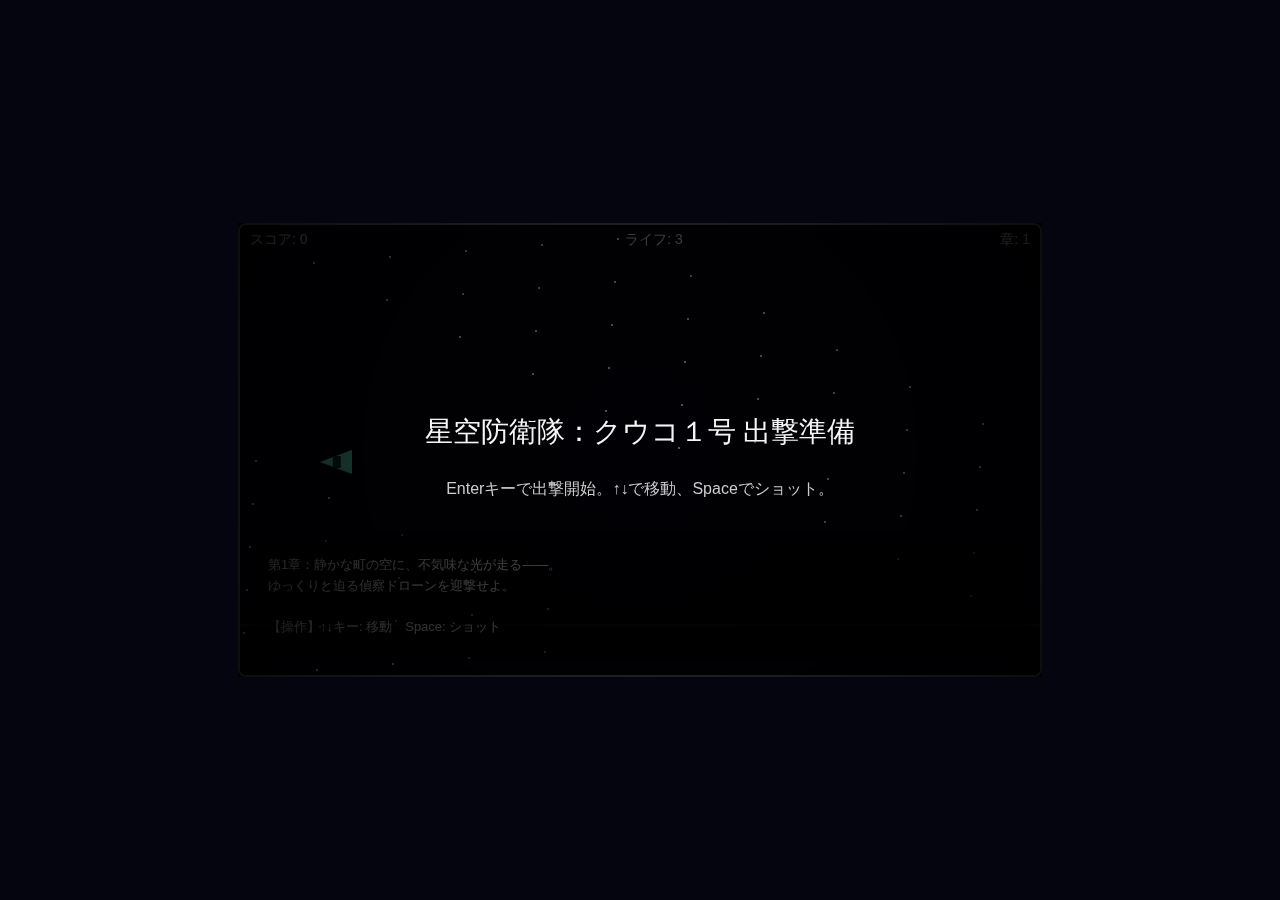
<file: shooter/index.html>
<!DOCTYPE html>
<html lang="ja">
<head>
  <meta charset="UTF-8">
  <title>星空防衛隊 - 横スクロールシューティング</title>
  <link rel="stylesheet" href="style.css">
</head>
<body>
  <div id="game-container">
    <canvas id="gameCanvas" width="800" height="450"></canvas>

    <div id="ui-overlay">
      <div id="status-bar">
        <span id="score-label">スコア: <span id="score">0</span></span>
        <span id="life-label">ライフ: <span id="lives">3</span></span>
        <span id="chapter-label">章: <span id="chapter">1</span></span>
      </div>

      <div id="story-box">
        <p id="story-text">
          「静かな山あいの町ツヤマ」。<br>
          ある夜、空に謎のキューブ型ドローン群が現れた――。<br>
          あなたは試作機「クウコ１号」のパイロット。<br>
          町を守るため、出撃せよ！<br><br>
          【操作】↑↓キー: 移動　Space: ショット　Enter: スタート
        </p>
      </div>

      <div id="start-overlay" class="hidden">
        <p id="message-text"></p>
        <p id="message-subtext"></p>
      </div>
    </div>
  </div>

  <script src="main.js"></script>
</body>
</html>
</file>
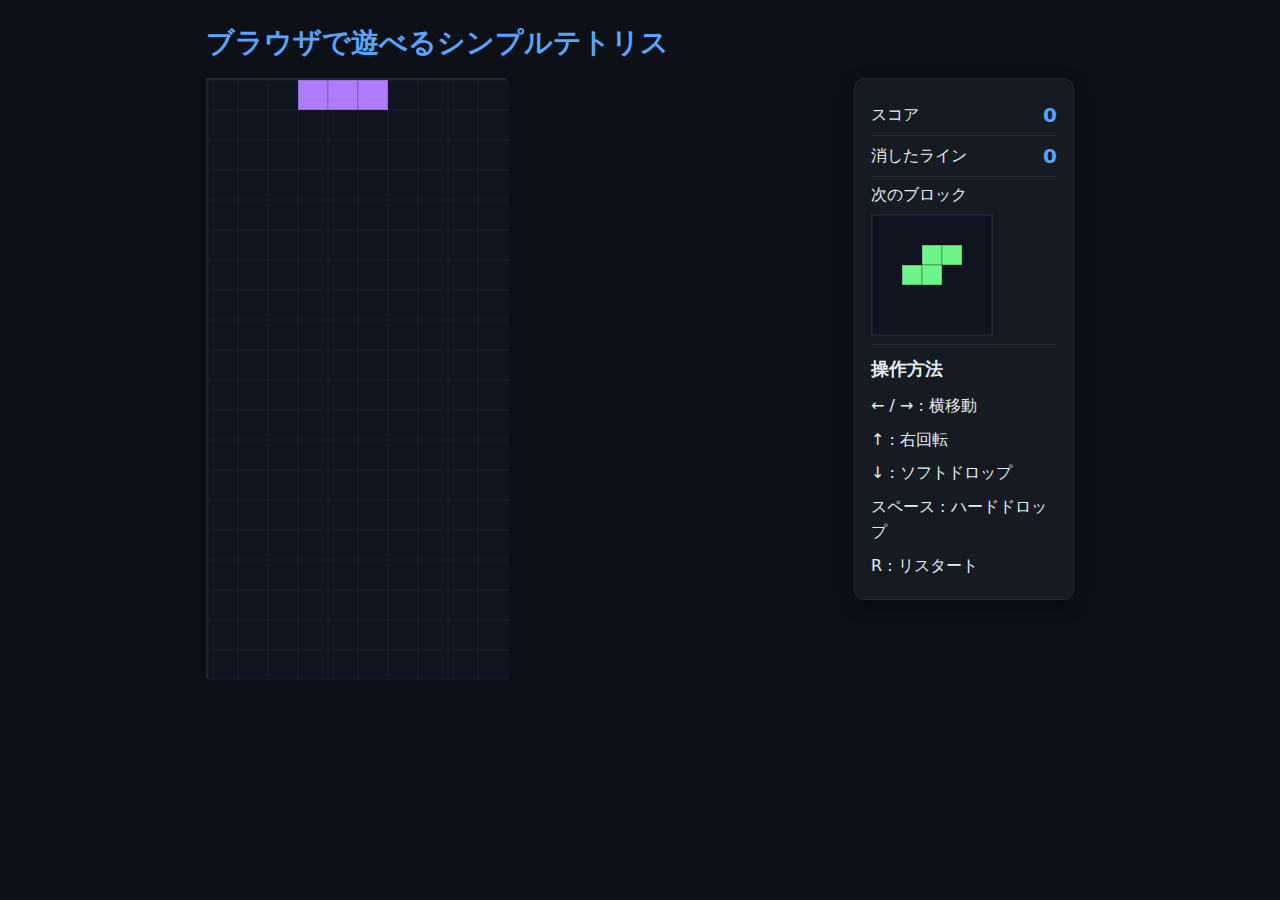
<file: tetris/index.html>
<!DOCTYPE html>
<html lang="ja">
<head>
  <meta charset="UTF-8">
  <meta name="viewport" content="width=device-width, initial-scale=1.0">
  <title>シンプルテトリス</title>
  <link rel="stylesheet" href="style.css">
</head>
<body>
  <div class="page">
    <h1>ブラウザで遊べるシンプルテトリス</h1>
    <div class="game-layout">
      <div class="canvas-wrapper">
        <canvas id="game" width="300" height="600" aria-label="テトリスフィールド"></canvas>
        <div id="overlay" class="overlay" aria-live="assertive"></div>
      </div>
      <aside class="info-panel">
        <div class="stat"><span>スコア</span><strong id="score">0</strong></div>
        <div class="stat"><span>消したライン</span><strong id="lines">0</strong></div>
        <div class="stat next">
          <span>次のブロック</span>
          <canvas id="next" width="120" height="120" aria-label="次のミノ"></canvas>
        </div>
        <div class="controls">
          <h2>操作方法</h2>
          <ul>
            <li>← / → : 横移動</li>
            <li>↑ : 右回転</li>
            <li>↓ : ソフトドロップ</li>
            <li>スペース : ハードドロップ</li>
            <li>R : リスタート</li>
          </ul>
        </div>
      </aside>
    </div>
  </div>
  <script src="main.js" defer></script>
</body>
</html>
</file>
<file: shooter/style.css>
* {
  box-sizing: border-box;
}

body {
  margin: 0;
  padding: 0;
  background: #050510;
  color: #f5f5f5;
  font-family: "Yu Gothic", "游ゴシック", "Meiryo", sans-serif;
  display: flex;
  justify-content: center;
  align-items: center;
  height: 100vh;
}

#game-container {
  position: relative;
}

#gameCanvas {
  background: radial-gradient(circle at top, #202040, #050510);
  border: 2px solid #888;
  border-radius: 8px;
  display: block;
}

/* UI オーバーレイ */
#ui-overlay {
  position: absolute;
  inset: 0;
  pointer-events: none; /* ゲーム操作の邪魔をしない */
}

#status-bar {
  position: absolute;
  top: 8px;
  left: 12px;
  right: 12px;
  display: flex;
  justify-content: space-between;
  font-size: 14px;
  text-shadow: 0 0 4px #000;
}

#story-box {
  position: absolute;
  bottom: 16px;
  left: 16px;
  right: 16px;
  background: rgba(0, 0, 0, 0.55);
  border-radius: 10px;
  padding: 10px 14px;
  font-size: 13px;
  line-height: 1.6;
}

#start-overlay {
  position: absolute;
  inset: 0;
  display: flex;
  flex-direction: column;
  justify-content: center;
  align-items: center;
  text-align: center;
  background: radial-gradient(circle, rgba(0,0,0,0.65), rgba(0,0,0,0.9));
}

#message-text {
  font-size: 28px;
  margin-bottom: 12px;
}

#message-subtext {
  font-size: 16px;
  color: #ccc;
}

.hidden {
  display: none;
}
</file>
<file: tetris/style.css>
:root {
  --cell-size: 30px;
  --bg: #0d1117;
  --panel: #161b22;
  --text: #e6edf3;
  --grid: #202632;
  --accent: #58a6ff;
}

* {
  box-sizing: border-box;
}

body {
  margin: 0;
  font-family: 'Segoe UI', 'Hiragino Sans', system-ui, -apple-system, sans-serif;
  background: var(--bg);
  color: var(--text);
}

.page {
  max-width: 900px;
  margin: 0 auto;
  padding: 24px 16px 48px;
}

h1 {
  margin: 0 0 16px;
  font-size: 28px;
  color: var(--accent);
}

.game-layout {
  display: grid;
  grid-template-columns: auto 220px;
  gap: 20px;
  align-items: start;
}

.canvas-wrapper {
  position: relative;
  border: 2px solid var(--grid);
  background: #111622;
  width: calc(var(--cell-size) * 10);
  height: calc(var(--cell-size) * 20);
}

canvas {
  display: block;
}

.info-panel {
  background: var(--panel);
  border: 1px solid var(--grid);
  border-radius: 10px;
  padding: 16px;
  box-shadow: 0 6px 18px rgba(0, 0, 0, 0.3);
}

.stat {
  display: flex;
  justify-content: space-between;
  align-items: center;
  padding: 8px 0;
  border-bottom: 1px solid var(--grid);
  font-size: 16px;
}

.stat strong {
  font-size: 20px;
  color: var(--accent);
}

.stat.next {
  flex-direction: column;
  align-items: flex-start;
  gap: 8px;
}

.controls h2 {
  font-size: 18px;
  margin: 12px 0 8px;
}

.controls ul {
  list-style: none;
  padding: 0;
  margin: 0;
  line-height: 1.6;
}

.controls li {
  padding: 4px 0;
}

.overlay {
  position: absolute;
  inset: 0;
  display: none;
  align-items: center;
  justify-content: center;
  background: rgba(0, 0, 0, 0.7);
  color: #fff;
  font-size: 28px;
  font-weight: bold;
  text-align: center;
  padding: 16px;
}

.overlay.show {
  display: flex;
}

#next {
  background: #0f1420;
  border: 1px solid var(--grid);
}

@media (max-width: 720px) {
  .game-layout {
    grid-template-columns: 1fr;
  }

  .info-panel {
    order: -1;
  }
}
</file>
